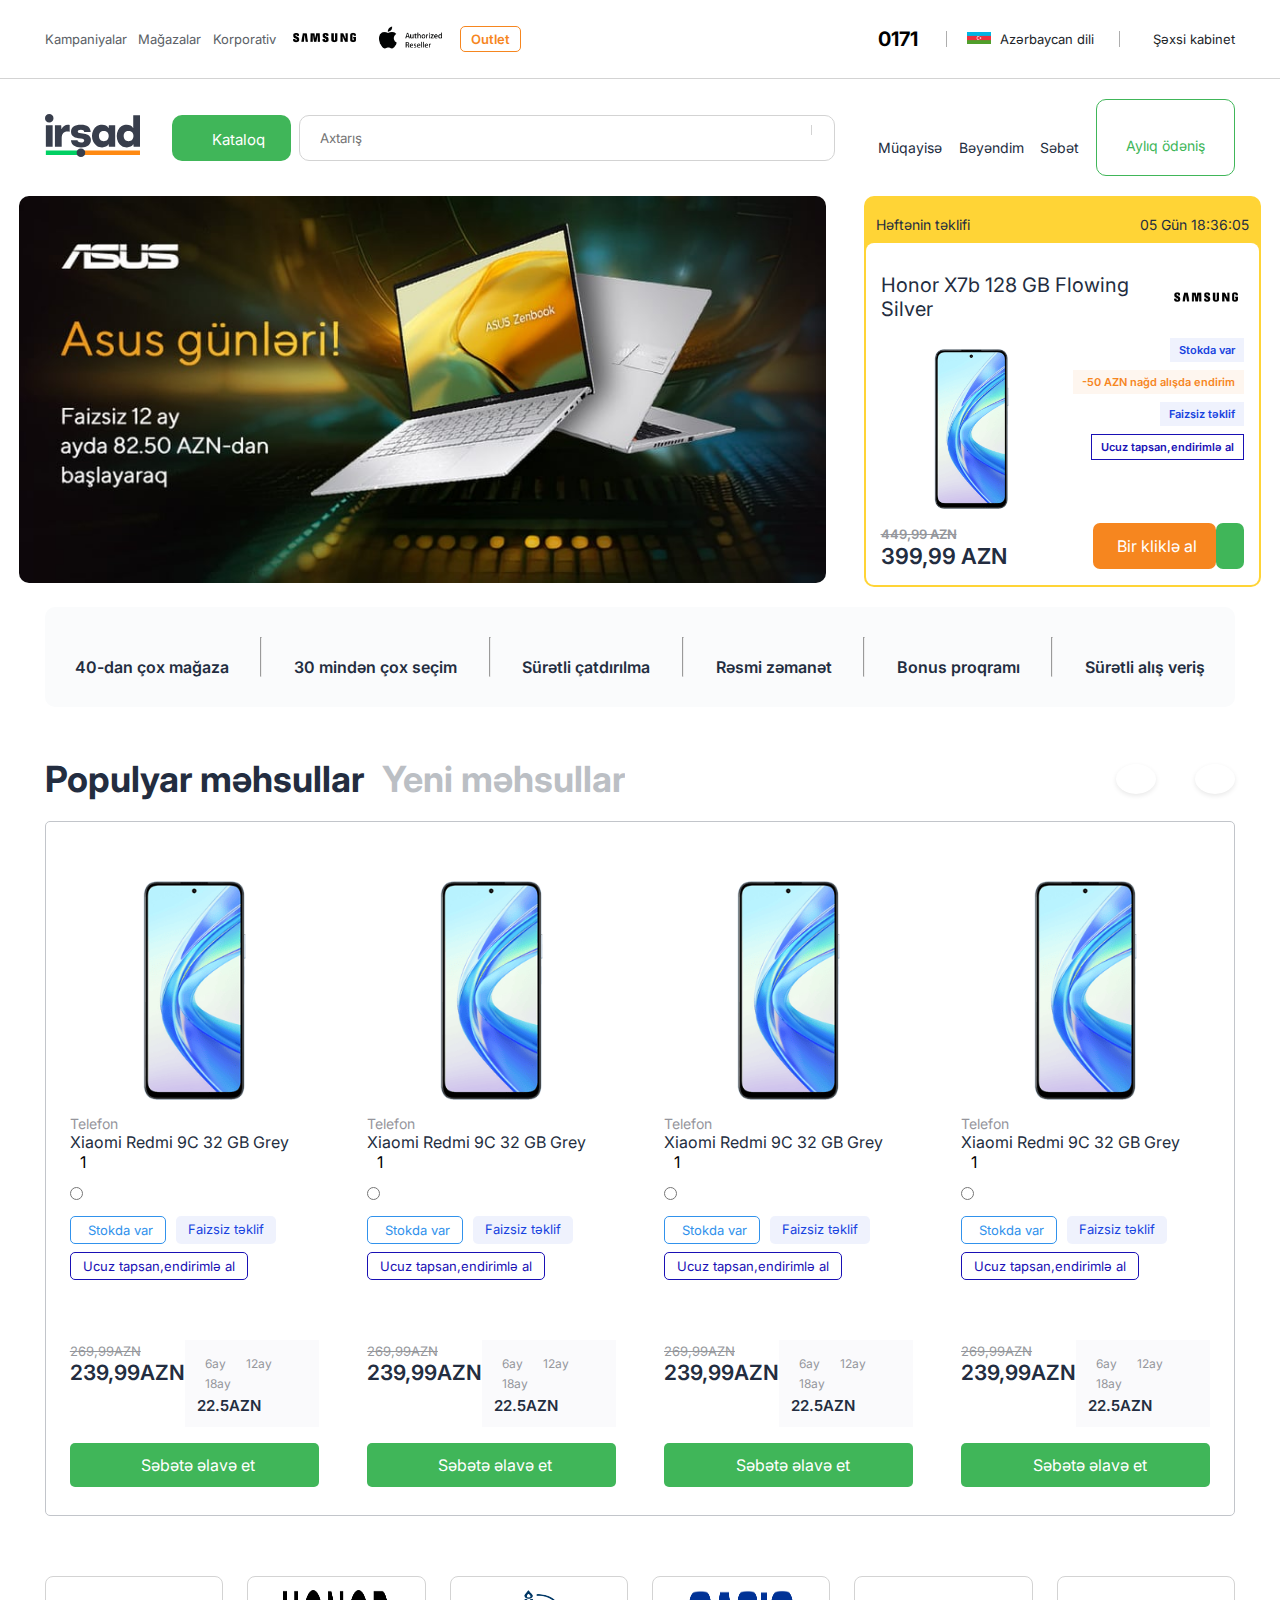
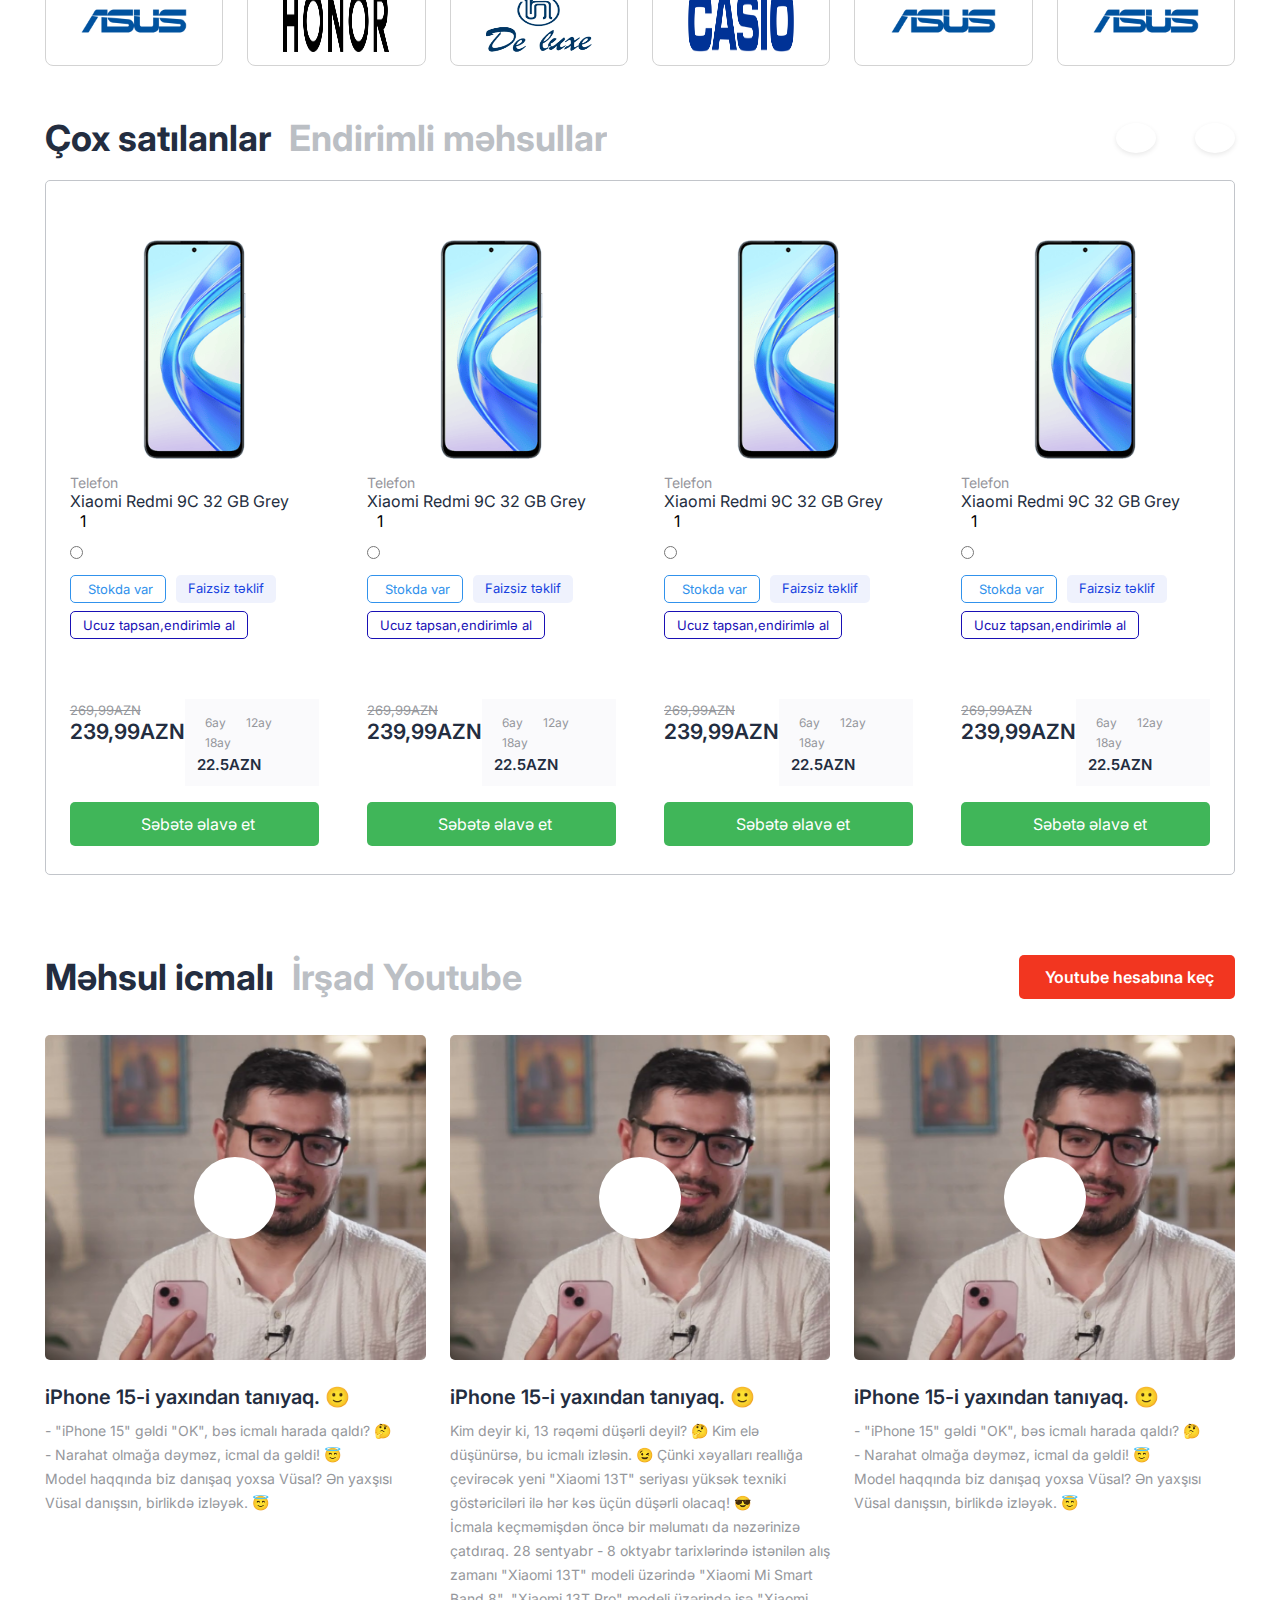
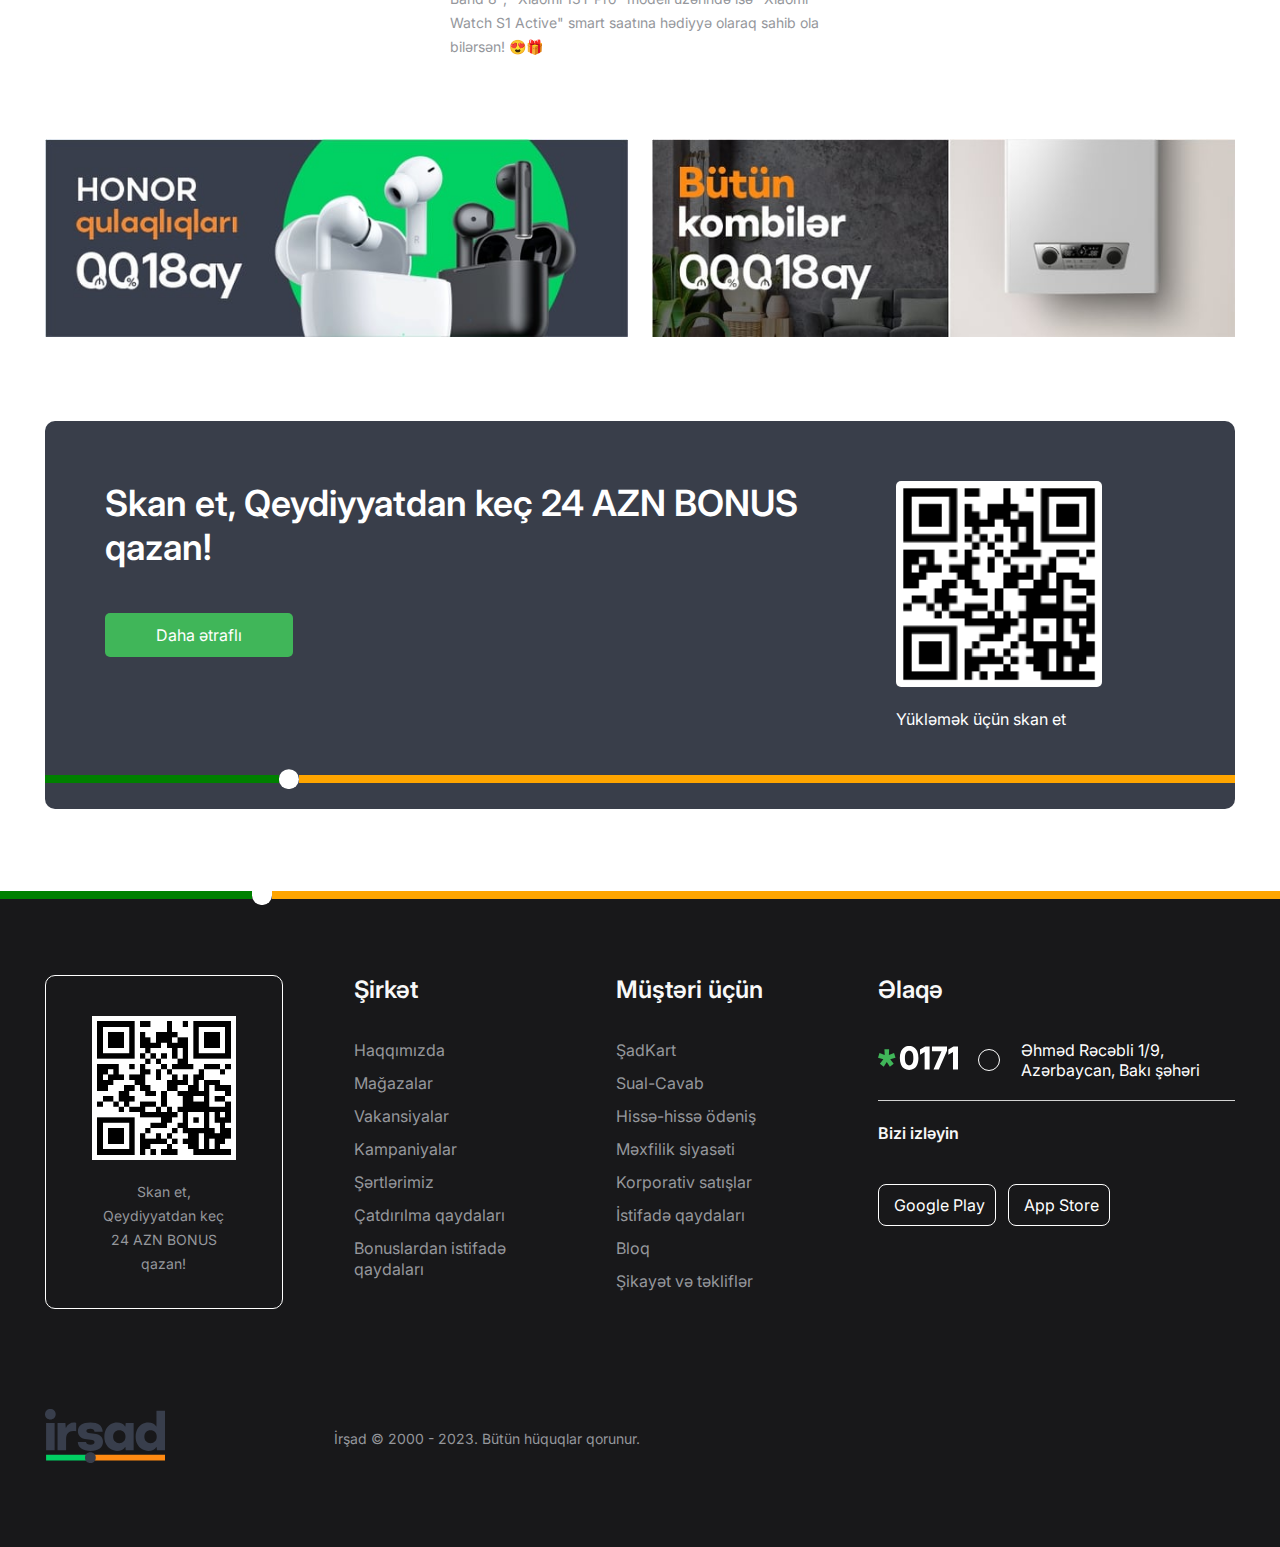
<file: index.html>
<!DOCTYPE html>
<html lang="en">

<head>
    <meta charset="UTF-8" />
    <meta name="viewport" content="width=device-width, initial-scale=1.0" />
    <title>Document</title>
    <link rel="preconnect" href="https://fonts.googleapis.com" />
    <link rel="preconnect" href="https://fonts.gstatic.com" crossorigin />
    <link
        href="https://fonts.googleapis.com/css2?family=Inter:wght@100;200;300;400;500;600;700;800;900&family=Montserrat:wght@100;200;300;400;500;600;700;800;900&display=swap"
        rel="stylesheet" />
    <link rel="stylesheet" href="https://cdnjs.cloudflare.com/ajax/libs/font-awesome/6.5.1/css/all.min.css"
        integrity="sha512-DTOQO9RWCH3ppGqcWaEA1BIZOC6xxalwEsw9c2QQeAIftl+Vegovlnee1c9QX4TctnWMn13TZye+giMm8e2LwA=="
        crossorigin="anonymous" referrerpolicy="no-referrer" />
    <link rel="stylesheet" href="style.css" />
</head>

<body>
    <nav>
        <div class="nav-bar">
            <div class="nav-bar-links">
                <a href="#">Kampaniyalar</a>
                <a href="#">Mağazalar</a>
                <a href="#">Korporativ</a>
                <a href="#"><img src="./assets/samsung.png" /></a>
                <a href="#"><img src="./assets/apple-logo.png" /></a>
                <a href="#" id="outlet">Outlet</a>
            </div>
            <div class="nav-bar-cta">
                <a href="#"><i class="fa-solid fa-star-of-life"></i>0171</a>
                <div class="lang-change">
                    <button style="border: none; background-color: transparent;">
                        <img src="./assets/azflag.png" />
                        <span>Azərbaycan dili</i></span>
                        <i class="fa-solid fa-chevron-down"></i></button>
                </div>
                <div class="account">
                    <a href="#">
                        <i class="fa-solid fa-person"></i>
                        <span>Şəxsi kabinet</span>
                    </a>
                </div>
            </div>
        </div>
    </nav>
    <header>
        <div class="header-container">
            <div class="header-logo">
                <img src="./assets/irshad-logo.svg">
            </div>
            <div class="mob-buttons">
                <a href="#"><i class="fa-solid fa-star-of-life"></i>0171</a>
                <a href="#"><i class="fa-solid fa-magnifying-glass"></i></a>
                <a href="#"><i class="fa-solid fa-cart-shopping"></i></a>
                <button><i class="fa-solid fa-bars"></i></button>
            </div>
            <div class="catalog-button">
                <button><i class="fa-solid fa-bars"></i><span>Kataloq</span></button>
            </div>
            <div class="search-bar">
                <input type="text" placeholder="Axtarış">
                <i class="fa-solid fa-magnifying-glass"></i>
                <div class="popular-search">
                    <div class="categories">
                        <p>Populyar kateqoriyalar</p>
                        <hr>
                        <a href="#" class="category-name">Mobil telefonlar</a>
                        <ul>
                            <li><a href="#">Apple</a></li>
                            <li><a href="#">Honor</a></li>
                            <li><a href="#">Samsung</a></li>

                        </ul>
                        <p>Populyar axtarışlar</p>
                        <ul>
                            <li><a href="#">Honor</a></li>
                            <li><a href="#">Honor</a></li>
                            <li><a href="#">Honor</a></li>
                            <li><a href="#">Honor</a></li>
                            <li><a href="#">Honor</a></li>
                            <li><a href="#">Honor</a></li>
                        </ul>
                        <p>Son axtarışlar</p>
                        <p>Son baxılan məhsullar</p>
                    </div>
                    <div class="top-products">
                        <p class="popular-products-title">Populyar məhsullar</p>
                        <hr>
                        <div class="top-item-container">
                            <div class="top-item">
                                <img src="./assets/item-image.png">
                                <div class="top-item-info">
                                    <span>Telefon</span>
                                    <p class="item-name">Iphone 13 256 GB Blue</p>
                                    <strong>1899,99 AZN</strong>
                                    <em>2199,99 AZN</em>
                                </div>
                            </div>
                            <div class="top-item">
                                <img src="./assets/item-image.png">
                                <div class="top-item-info">
                                    <span>Telefon</span>
                                    <p class="item-name">Iphone 13 256 GB Blue</p>
                                    <strong>1899,99 AZN</strong>
                                    <em>2199,99 AZN</em>
                                </div>
                            </div>
                            <div class="top-item">
                                <img src="./assets/item-image.png">
                                <div class="top-item-info">
                                    <span>Telefon</span>
                                    <p class="item-name">Iphone 13 256 GB Blue</p>
                                    <strong>1899,99 AZN</strong>
                                    <em>2199,99 AZN</em>
                                </div>
                            </div>
                            <div class="top-item">
                                <img src="./assets/item-image.png">
                                <div class="top-item-info">
                                    <span>Telefon</span>
                                    <p class="item-name">Iphone 13 256 GB Blue</p>
                                    <strong>1899,99 AZN</strong>
                                    <em>2199,99 AZN</em>
                                </div>
                            </div>
                        </div>
                    </div>
                </div>
            </div>
            <div class="header-nav">
                <div class="header-nav-item">
                    <i class="fa-solid fa-scale-balanced"></i>
                    <span>Müqayisə</span>
                </div>
                <div class="header-nav-item">
                    <i class="fa-regular fa-heart"></i>
                    <span>Bəyəndim</span>
                </div>
                <div class="header-nav-item">
                    <i class="fa-solid fa-cart-shopping"></i>
                    <span>Səbət</span>
                </div>
                <div class="header-nav-payment">
                    <i class="fa-regular fa-credit-card"></i>
                    <span>Aylıq ödəniş</span>
                </div>
            </div>
        </div>
    </header>
    <section class="banner">
        <div class="banner-container">
            <div class="banner-image">
                <img src="./assets/banner-image.jpeg">
            </div>
            <div class="week-offers">
                <div class="week-offer-header">
                    <span>Həftənin təklifi</span>
                    <p>05 Gün 18:36:05</p>
                </div>
                <div class="week-offer-item">
                    <div class="item-header">
                        <a href="#"> Honor X7b 128 GB Flowing Silver </a>
                        <img src="./assets/samsung.png">
                    </div>
                    <a href="#" class="item-info">
                        <img src="./assets/item-image.png" alt="">
                        <div class="item-info-labels">
                            <div class="item-label-purple"><i class="fa-solid fa-warehouse"></i>Stokda var</div>
                            <div class="item-label-orange">-50 AZN nağd alışda endirim</div>
                            <div class="item-label-purple">Faizsiz təklif</div>
                            <div class="item-label">Ucuz tapsan,endirimlə al</div>
                        </div>
                    </a>
                    <div class="item-bottom">
                        <div class="item-price">
                            <span>449,99 AZN</span>
                            <p>399,99 AZN</p>
                        </div>
                        <div class="item-bottom-buttons">
                            <a href="#" id="first"><i class="fa-regular fa-hand"></i>Bir kliklə al</a>
                            <a href="#" id="second"><i class="fa-solid fa-cart-shopping"></i></a>
                        </div>
                    </div>
                </div>
            </div>
        </div>
    </section>
    <section class="services">
        <div class="services-container">
            <div class="service-item">
                <i class="fa-solid fa-shop"></i>
                <span>40-dan çox mağaza</span>
            </div>
            <hr>
            <a href="#">
                <i class="fa-solid fa-layer-group"></i>
                <span>30 mindən çox seçim</span>
            </a>
            <hr>
            <div class="service-item">
                <i class="fa-solid fa-truck"></i>
                <span>Sürətli çatdırılma</span>
            </div>
            <hr>
            <div class="service-item">
                <i class="fa-regular fa-square-check"></i>
                <span>Rəsmi zəmanət</span>
            </div>
            <hr>
            <div class="service-item">
                <i class="fa-solid fa-gift"></i>
                <span>Bonus proqramı</span>
            </div>
            <hr>
            <div class="service-item">
                <i class="fa-solid fa-cart-flatbed"></i>
                <span>Sürətli alış veriş</span>
            </div>
        </div>
    </section>
    <section class="popular-products">
        <div class="products-header">
            <h2>
                <a href="#">Populyar məhsullar</a>
                <a href="#" class="new-products">Yeni məhsullar</a>
            </h2>
            <div class="scroll-buttons">
                <button><i class="fa-solid fa-arrow-left"></i></button>
                <button><i class="fa-solid fa-arrow-right"></i></button>
            </div>
        </div>
        <div class="product-container">
            <div class="product-view">
                <div class="product-item-header">
                    <a href="#"><i class="fa-solid fa-rotate"></i></a>
                    <a href="#"><i class="fa-solid fa-scale-balanced"></i></a>
                    <a href="#" class="like-button"><i class="fa-solid fa-heart"></i></i></a>
                </div>
                <div class="product-info">
                    <a href="#">
                        <img src="./assets/item-image.png">
                        <span>Telefon</span>
                        <p>Xiaomi Redmi 9C 32 GB Grey</p>
                    </a>
                </div>
                <div class="rate-view">
                    <ul>
                        <li><i class="fa-solid fa-star"></i></li>
                        <li><i class="fa-solid fa-star"></i></li>
                        <li><i class="fa-solid fa-star"></i></li>
                        <li><i class="fa-solid fa-star"></i></li>
                        <li><i class="fa-solid fa-star"></i></li>
                    </ul>
                    <div class="comments">
                        <i class="fa-regular fa-comment"></i>
                        <span>1</span>
                    </div>
                </div>
                <div class="color-select">
                    <input type="radio">
                </div>
                <div class="product-labels">
                    <div class="product-label-blue"><i class="fa-solid fa-warehouse"></i>Stokda var</div>
                    <div class="product-label-purple">Faizsiz təklif</div>
                    <div class="product-label">Ucuz tapsan,endirimlə al</div>
                </div>
                <div class="product-bottom">
                    <div class="product-prices">
                        <span>269,99AZN</span>
                        <p>239,99AZN</p>
                    </div>
                    <div class="product-payment">
                        <div class="payment-month">
                            <input type="radio" id="6ay" name="month">
                            <label for="6ay">6ay</label>
                            <input type="radio" id="12ay" name="month">
                            <label for="12ay">12ay</label>
                            <input type="radio" id="18ay" name="month">
                            <label for="18ay">18ay</label>
                        </div>
                        <div class="payment-price">
                            <span>22.5AZN</span>
                        </div>
                    </div>
                </div>

                <div class="product-basket-button">
                    <a href="#"><i class="fa-solid fa-cart-shopping"></i>Səbətə əlavə et</a>
                </div>
            </div>
            <div class="product-line"></div>
            <div class="product-view">
                <div class="product-item-header">
                    <a href="#"><i class="fa-solid fa-rotate"></i></a>
                    <a href="#"><i class="fa-solid fa-scale-balanced"></i></a>
                    <a href="#" class="like-button"><i class="fa-solid fa-heart"></i></i></a>
                </div>
                <div class="product-info">
                    <a href="#">
                        <img src="./assets/item-image.png">
                        <span>Telefon</span>
                        <p>Xiaomi Redmi 9C 32 GB Grey</p>
                    </a>
                </div>
                <div class="rate-view">
                    <ul>
                        <li><i class="fa-solid fa-star"></i></li>
                        <li><i class="fa-solid fa-star"></i></li>
                        <li><i class="fa-solid fa-star"></i></li>
                        <li><i class="fa-solid fa-star"></i></li>
                        <li><i class="fa-solid fa-star"></i></li>
                    </ul>
                    <div class="comments">
                        <i class="fa-regular fa-comment"></i>
                        <span>1</span>
                    </div>
                </div>
                <div class="color-select">
                    <input type="radio">
                </div>
                <div class="product-labels">
                    <div class="product-label-blue"><i class="fa-solid fa-warehouse"></i>Stokda var</div>
                    <div class="product-label-purple">Faizsiz təklif</div>
                    <div class="product-label">Ucuz tapsan,endirimlə al</div>
                </div>
                <div class="product-bottom">
                    <div class="product-prices">
                        <span>269,99AZN</span>
                        <p>239,99AZN</p>
                    </div>
                    <div class="product-payment">
                        <div class="payment-month">
                            <input type="radio" id="6ay-0" name="month">
                            <label for="6ay-0">6ay</label>
                            <input type="radio" id="12ay-0" name="month">
                            <label for="12ay-0">12ay</label>
                            <input type="radio" id="18ay-0" name="month">
                            <label for="18ay-0">18ay</label>
                        </div>
                        <div class="payment-price">
                            <span>22.5AZN</span>
                        </div>
                    </div>
                </div>

                <div class="product-basket-button">
                    <a href="#"><i class="fa-solid fa-cart-shopping"></i>Səbətə əlavə et</a>
                </div>
            </div>
            <div class="product-line"></div>
            <div class="product-view">
                <div class="product-item-header">
                    <a href="#"><i class="fa-solid fa-rotate"></i></a>
                    <a href="#"><i class="fa-solid fa-scale-balanced"></i></a>
                    <a href="#" class="like-button"><i class="fa-solid fa-heart"></i></i></a>
                </div>
                <div class="product-info">
                    <a href="#">
                        <img src="./assets/item-image.png">
                        <span>Telefon</span>
                        <p>Xiaomi Redmi 9C 32 GB Grey</p>
                    </a>
                </div>
                <div class="rate-view">
                    <ul>
                        <li><i class="fa-solid fa-star"></i></li>
                        <li><i class="fa-solid fa-star"></i></li>
                        <li><i class="fa-solid fa-star"></i></li>
                        <li><i class="fa-solid fa-star"></i></li>
                        <li><i class="fa-solid fa-star"></i></li>
                    </ul>
                    <div class="comments">
                        <i class="fa-regular fa-comment"></i>
                        <span>1</span>
                    </div>
                </div>
                <div class="color-select">
                    <input type="radio">
                </div>
                <div class="product-labels">
                    <div class="product-label-blue"><i class="fa-solid fa-warehouse"></i>Stokda var</div>
                    <div class="product-label-purple">Faizsiz təklif</div>
                    <div class="product-label">Ucuz tapsan,endirimlə al</div>
                </div>
                <div class="product-bottom">
                    <div class="product-prices">
                        <span>269,99AZN</span>
                        <p>239,99AZN</p>
                    </div>
                    <div class="product-payment">
                        <div class="payment-month">
                            <input type="radio" id="6ay-1" name="month">
                            <label for="6ay-1">6ay</label>
                            <input type="radio" id="12ay-1" name="month">
                            <label for="12ay-1">12ay</label>
                            <input type="radio" id="18ay-1" name="month">
                            <label for="18ay-1">18ay</label>
                        </div>
                        <div class="payment-price">
                            <span>22.5AZN</span>
                        </div>
                    </div>
                </div>

                <div class="product-basket-button">
                    <a href="#"><i class="fa-solid fa-cart-shopping"></i>Səbətə əlavə et</a>
                </div>
            </div>
            <div class="product-line"></div>
            <div class="product-view">
                <div class="product-item-header">
                    <a href="#"><i class="fa-solid fa-rotate"></i></a>
                    <a href="#"><i class="fa-solid fa-scale-balanced"></i></a>
                    <a href="#" class="like-button"><i class="fa-solid fa-heart"></i></i></a>
                </div>
                <div class="product-info">
                    <a href="#">
                        <img src="./assets/item-image.png">
                        <span>Telefon</span>
                        <p>Xiaomi Redmi 9C 32 GB Grey</p>
                    </a>
                </div>
                <div class="rate-view">
                    <ul>
                        <li><i class="fa-solid fa-star"></i></li>
                        <li><i class="fa-solid fa-star"></i></li>
                        <li><i class="fa-solid fa-star"></i></li>
                        <li><i class="fa-solid fa-star"></i></li>
                        <li><i class="fa-solid fa-star"></i></li>
                    </ul>
                    <div class="comments">
                        <i class="fa-regular fa-comment"></i>
                        <span>1</span>
                    </div>
                </div>
                <div class="color-select">
                    <input type="radio">
                </div>
                <div class="product-labels">
                    <div class="product-label-blue"><i class="fa-solid fa-warehouse"></i>Stokda var</div>
                    <div class="product-label-purple">Faizsiz təklif</div>
                    <div class="product-label">Ucuz tapsan,endirimlə al</div>
                </div>
                <div class="product-bottom">
                    <div class="product-prices">
                        <span>269,99AZN</span>
                        <p>239,99AZN</p>
                    </div>
                    <div class="product-payment">
                        <div class="payment-month">
                            <input type="radio" id="6ay-2" name="month">
                            <label for="6ay-2">6ay</label>
                            <input type="radio" id="12ay-2" name="month">
                            <label for="12ay-2">12ay</label>
                            <input type="radio" id="18ay-2" name="month">
                            <label for="18ay-2">18ay</label>
                        </div>
                        <div class="payment-price">
                            <span>22.5AZN</span>
                        </div>
                    </div>
                </div>

                <div class="product-basket-button">
                    <a href="#"><i class="fa-solid fa-cart-shopping"></i>Səbətə əlavə et</a>
                </div>
            </div>

        </div>
    </section>
    <section class="brands">
        <div class="brands-container">
            <div class="brand">
                <img src="./assets/brand.png">
            </div>
            <div class="brand">
                <img src="./assets/brand2.png">
            </div>
            <div class="brand">
                <img src="./assets/brand3.png">
            </div>
            <div class="brand">
                <img src="./assets/brand4.png">
            </div>
            <div class="brand">
                <img src="./assets/brand.png">
            </div>
            <div class="brand">
                <img src="./assets/brand.png">
            </div>
        </div>
    </section>
    <section class="most-sell-discount">
        <div class="products-header">
            <h2>
                <a href="#">Çox satılanlar</a>
                <a href="#" class="new-products">Endirimli məhsullar</a>
            </h2>
            <div class="scroll-buttons">
                <button><i class="fa-solid fa-arrow-left"></i></button>
                <button><i class="fa-solid fa-arrow-right"></i></button>
            </div>
        </div>
        <div class="product-container">
            <div class="product-view">
                <div class="product-item-header">
                    <a href="#"><i class="fa-solid fa-rotate"></i></a>
                    <a href="#"><i class="fa-solid fa-scale-balanced"></i></a>
                    <a href="#" class="like-button"><i class="fa-solid fa-heart"></i></i></a>
                </div>
                <div class="product-info">
                    <a href="#">
                        <img src="./assets/item-image.png">
                        <span>Telefon</span>
                        <p>Xiaomi Redmi 9C 32 GB Grey</p>
                    </a>
                </div>
                <div class="rate-view">
                    <ul>
                        <li><i class="fa-solid fa-star"></i></li>
                        <li><i class="fa-solid fa-star"></i></li>
                        <li><i class="fa-solid fa-star"></i></li>
                        <li><i class="fa-solid fa-star"></i></li>
                        <li><i class="fa-solid fa-star"></i></li>
                    </ul>
                    <div class="comments">
                        <i class="fa-regular fa-comment"></i>
                        <span>1</span>
                    </div>
                </div>
                <div class="color-select">
                    <input type="radio">
                </div>
                <div class="product-labels">
                    <div class="product-label-blue"><i class="fa-solid fa-warehouse"></i>Stokda var</div>
                    <div class="product-label-purple">Faizsiz təklif</div>
                    <div class="product-label">Ucuz tapsan,endirimlə al</div>
                </div>
                <div class="product-bottom">
                    <div class="product-prices">
                        <span>269,99AZN</span>
                        <p>239,99AZN</p>
                    </div>
                    <div class="product-payment">
                        <div class="payment-month">
                            <input type="radio" id="6ay" name="month">
                            <label for="6ay">6ay</label>
                            <input type="radio" id="12ay" name="month">
                            <label for="12ay">12ay</label>
                            <input type="radio" id="18ay" name="month">
                            <label for="18ay">18ay</label>
                        </div>
                        <div class="payment-price">
                            <span>22.5AZN</span>
                        </div>
                    </div>
                </div>

                <div class="product-basket-button">
                    <a href="#"><i class="fa-solid fa-cart-shopping"></i>Səbətə əlavə et</a>
                </div>
            </div>
            <div class="product-line"></div>
            <div class="product-view">
                <div class="product-item-header">
                    <a href="#"><i class="fa-solid fa-rotate"></i></a>
                    <a href="#"><i class="fa-solid fa-scale-balanced"></i></a>
                    <a href="#" class="like-button"><i class="fa-solid fa-heart"></i></i></a>
                </div>
                <div class="product-info">
                    <a href="#">
                        <img src="./assets/item-image.png">
                        <span>Telefon</span>
                        <p>Xiaomi Redmi 9C 32 GB Grey</p>
                    </a>
                </div>
                <div class="rate-view">
                    <ul>
                        <li><i class="fa-solid fa-star"></i></li>
                        <li><i class="fa-solid fa-star"></i></li>
                        <li><i class="fa-solid fa-star"></i></li>
                        <li><i class="fa-solid fa-star"></i></li>
                        <li><i class="fa-solid fa-star"></i></li>
                    </ul>
                    <div class="comments">
                        <i class="fa-regular fa-comment"></i>
                        <span>1</span>
                    </div>
                </div>
                <div class="color-select">
                    <input type="radio">
                </div>
                <div class="product-labels">
                    <div class="product-label-blue"><i class="fa-solid fa-warehouse"></i>Stokda var</div>
                    <div class="product-label-purple">Faizsiz təklif</div>
                    <div class="product-label">Ucuz tapsan,endirimlə al</div>
                </div>
                <div class="product-bottom">
                    <div class="product-prices">
                        <span>269,99AZN</span>
                        <p>239,99AZN</p>
                    </div>
                    <div class="product-payment">
                        <div class="payment-month">
                            <input type="radio" id="6ay-0" name="month">
                            <label for="6ay-0">6ay</label>
                            <input type="radio" id="12ay-0" name="month">
                            <label for="12ay-0">12ay</label>
                            <input type="radio" id="18ay-0" name="month">
                            <label for="18ay-0">18ay</label>
                        </div>
                        <div class="payment-price">
                            <span>22.5AZN</span>
                        </div>
                    </div>
                </div>

                <div class="product-basket-button">
                    <a href="#"><i class="fa-solid fa-cart-shopping"></i>Səbətə əlavə et</a>
                </div>
            </div>
            <div class="product-line"></div>

            <div class="product-view">
                <div class="product-item-header">
                    <a href="#"><i class="fa-solid fa-rotate"></i></a>
                    <a href="#"><i class="fa-solid fa-scale-balanced"></i></a>
                    <a href="#" class="like-button"><i class="fa-solid fa-heart"></i></i></a>
                </div>
                <div class="product-info">
                    <a href="#">
                        <img src="./assets/item-image.png">
                        <span>Telefon</span>
                        <p>Xiaomi Redmi 9C 32 GB Grey</p>
                    </a>
                </div>
                <div class="rate-view">
                    <ul>
                        <li><i class="fa-solid fa-star"></i></li>
                        <li><i class="fa-solid fa-star"></i></li>
                        <li><i class="fa-solid fa-star"></i></li>
                        <li><i class="fa-solid fa-star"></i></li>
                        <li><i class="fa-solid fa-star"></i></li>
                    </ul>
                    <div class="comments">
                        <i class="fa-regular fa-comment"></i>
                        <span>1</span>
                    </div>
                </div>
                <div class="color-select">
                    <input type="radio">
                </div>
                <div class="product-labels">
                    <div class="product-label-blue"><i class="fa-solid fa-warehouse"></i>Stokda var</div>
                    <div class="product-label-purple">Faizsiz təklif</div>
                    <div class="product-label">Ucuz tapsan,endirimlə al</div>
                </div>
                <div class="product-bottom">
                    <div class="product-prices">
                        <span>269,99AZN</span>
                        <p>239,99AZN</p>
                    </div>
                    <div class="product-payment">
                        <div class="payment-month">
                            <input type="radio" id="6ay-1" name="month">
                            <label for="6ay-1">6ay</label>
                            <input type="radio" id="12ay-1" name="month">
                            <label for="12ay-1">12ay</label>
                            <input type="radio" id="18ay-1" name="month">
                            <label for="18ay-1">18ay</label>
                        </div>
                        <div class="payment-price">
                            <span>22.5AZN</span>
                        </div>
                    </div>
                </div>

                <div class="product-basket-button">
                    <a href="#"><i class="fa-solid fa-cart-shopping"></i>Səbətə əlavə et</a>
                </div>
            </div>
            <div class="product-line"></div>

            <div class="product-view">
                <div class="product-item-header">
                    <a href="#"><i class="fa-solid fa-rotate"></i></a>
                    <a href="#"><i class="fa-solid fa-scale-balanced"></i></a>
                    <a href="#" class="like-button"><i class="fa-solid fa-heart"></i></i></a>
                </div>
                <div class="product-info">
                    <a href="#">
                        <img src="./assets/item-image.png">
                        <span>Telefon</span>
                        <p>Xiaomi Redmi 9C 32 GB Grey</p>
                    </a>
                </div>
                <div class="rate-view">
                    <ul>
                        <li><i class="fa-solid fa-star"></i></li>
                        <li><i class="fa-solid fa-star"></i></li>
                        <li><i class="fa-solid fa-star"></i></li>
                        <li><i class="fa-solid fa-star"></i></li>
                        <li><i class="fa-solid fa-star"></i></li>
                    </ul>
                    <div class="comments">
                        <i class="fa-regular fa-comment"></i>
                        <span>1</span>
                    </div>
                </div>
                <div class="color-select">
                    <input type="radio">
                </div>
                <div class="product-labels">
                    <div class="product-label-blue"><i class="fa-solid fa-warehouse"></i>Stokda var</div>
                    <div class="product-label-purple">Faizsiz təklif</div>
                    <div class="product-label">Ucuz tapsan,endirimlə al</div>
                </div>
                <div class="product-bottom">
                    <div class="product-prices">
                        <span>269,99AZN</span>
                        <p>239,99AZN</p>
                    </div>
                    <div class="product-payment">
                        <div class="payment-month">
                            <input type="radio" id="6ay-2" name="month">
                            <label for="6ay-2">6ay</label>
                            <input type="radio" id="12ay-2" name="month">
                            <label for="12ay-2">12ay</label>
                            <input type="radio" id="18ay-2" name="month">
                            <label for="18ay-2">18ay</label>
                        </div>
                        <div class="payment-price">
                            <span>22.5AZN</span>
                        </div>
                    </div>
                </div>

                <div class="product-basket-button">
                    <a href="#"><i class="fa-solid fa-cart-shopping"></i>Səbətə əlavə et</a>
                </div>
            </div>
        </div>
    </section>
    <section class="video-section">
        <div class="products-header">
            <h2>
                <a href="#">Məhsul icmalı</a>
                <a href="#" class="new-products">İrşad Youtube</a>
            </h2>
            <div class="youtube-button">
                <a href="#"><i class="fa-brands fa-youtube"></i>Youtube hesabına keç</a>
            </div>
        </div>
        <div class="video-section-continer">
            <div class="video-column">
                <div class="video-play">
                    <img src="./assets/video-cover.jpeg">
                    <div class="cover-button">
                        <button class="play-button">
                            <i class="fa-solid fa-play"></i>
                            <span>Videonu izle</span>
                        </button>
                    </div>
                </div>
                <div class="video-info">
                    <a href="#"> iPhone 15-i yaxından tanıyaq. 🙂 </a>
                    <p>- "iPhone 15" gəldi "OK", bəs icmalı harada qaldı? 🤔
                        <br>
                        - Narahat olmağa dəyməz, icmal da gəldi! 😇
                        <br>
                        Model haqqında biz danışaq yoxsa Vüsal? Ən yaxşısı Vüsal danışsın, birlikdə izləyək. 😇
                    </p>
                </div>
            </div>
            <div class="video-column">
                <div class="video-play">
                    <img src="./assets/video-cover.jpeg">
                    <div class="cover-button">
                        <button class="play-button">
                            <i class="fa-solid fa-play"></i>
                            <span>Videonu izle</span>
                        </button>
                    </div>
                </div>
                <div class="video-info">
                    <a href="#"> iPhone 15-i yaxından tanıyaq. 🙂 </a>
                    <p>Kim deyir ki, 13 rəqəmi düşərli deyil? 🤔 Kim elə düşünürsə, bu icmalı izləsin. 😉 Çünki
                        xəyalları reallığa çevirəcək yeni "Xiaomi 13T" seriyası yüksək texniki göstəriciləri ilə hər kəs
                        üçün düşərli olacaq! 😎
                        <br>
                        İcmala keçməmişdən öncə bir məlumatı da nəzərinizə çatdıraq. 28 sentyabr - 8 oktyabr
                        tarixlərində istənilən alış zamanı "Xiaomi 13T" modeli üzərində "Xiaomi Mi Smart Band 8",
                        "Xiaomi 13T Pro" modeli üzərində isə "Xiaomi Watch S1 Active" smart saatına hədiyyə olaraq sahib
                        ola bilərsən! 😍🎁
                    </p>
                </div>
            </div>
            <div class="video-column">
                <div class="video-play">
                    <img src="./assets/video-cover.jpeg">
                    <div class="cover-button">
                        <button class="play-button">
                            <i class="fa-solid fa-play"></i>
                            <span>Videonu izle</span>
                        </button>
                    </div>
                </div>
                <div class="video-info">
                    <a href="#"> iPhone 15-i yaxından tanıyaq. 🙂 </a>
                    <p>- "iPhone 15" gəldi "OK", bəs icmalı harada qaldı? 🤔
                        <br>
                        - Narahat olmağa dəyməz, icmal da gəldi! 😇
                        <br>
                        Model haqqında biz danışaq yoxsa Vüsal? Ən yaxşısı Vüsal danışsın, birlikdə izləyək. 😇
                    </p>
                </div>
            </div>
        </div>
        <div class="youtube-btn-mob">
            <a href="#"><i class="fa-brands fa-youtube"></i>Youtube hesabına keç</a>
        </div>
    </section>
    <section class="reklam-banner">
        <div class="reklam-container">
            <a href="#"><img src="./assets/reklam1.jpeg" alt=""></a>
            <a href="#"><img src="./assets/reklam2.jpeg" alt=""></a>
        </div>
    </section>
    <section class="qr">
        <div class="qr-container">
            <div class="qr-main-content">
                <div class="qr-left">
                    <p>Skan et, Qeydiyyatdan keç 24 AZN BONUS qazan!</p>
                    <a href="#">Daha ətraflı</a>
                </div>
                <div class="qr-left-mob">
                    <p>Qeydiyyatdan keç 24 AZN BONUS qazan!</p>
                    <a href="#">Daha ətraflı</a>
                </div>
                <div class="scan-view">
                    <img src="./assets/scan.png">
                    <span>Yükləmək üçün skan et</span>
                </div>
            </div>
            <div class="mob-download">
                Tetbiqi yuklemek ucun secin
                <div class="download-buttons">
                    <a href="#"><i class="fa-brands fa-google-play"></i>Google Play</a>
                    <a href="#"><i class="fa-brands fa-apple"></i>App Store</a>
                </div>
            </div>
            <div class="bottom-line">
                <div class="green"></div>
                <div class="circle"></div>
                <div class="orange"></div>
            </div>
        </div>
    </section>
    <div class="footer">
        <div class="footer-line">
            <div class="green"></div>
            <div class="circle"></div>
            <div class="orange"></div>
        </div>
        <footer>
            <div class="footer-container">
                <div class="footer-content">
                    <div class="mob-footer">
                        <a href="#"><img src="./assets/irshad-logo.svg" alt=""></a>
                    </div>
                    <div class="scan-col">
                        <img src="./assets/scan.png" alt="">
                        <span>Skan et, Qeydiyyatdan keç 24 AZN BONUS qazan!</span>
                    </div>
                    <div class="link-col">
                        <p class="footer-head">Şirkət</p>
                        <ul>
                            <li><a href="#">Haqqımızda</a></li>
                            <li><a href="#">Mağazalar</a></li>
                            <li><a href="#">Vakansiyalar</a></li>
                            <li><a href="#">Kampaniyalar</a></li>
                            <li><a href="#">Şərtlərimiz</a></li>
                            <li><a href="#">Çatdırılma qaydaları</a></li>
                            <li><a href="#">Bonuslardan istifadə qaydaları</a></li>
                        </ul>
                    </div>
                    <div class="link-col">
                        <p class="footer-head">Müştəri üçün</p>
                        <ul>
                            <li><a href="#">ŞadKart</a></li>
                            <li><a href="#">Sual-Cavab</a></li>
                            <li><a href="#">Hissə-hissə ödəniş</a></li>
                            <li><a href="#">Məxfilik siyasəti</a></li>
                            <li><a href="#">Korporativ satışlar</a></li>
                            <li><a href="#">İstifadə qaydaları </a></li>
                            <li><a href="#">Bloq</a></li>
                            <li><a href="#">Şikayət və təkliflər</a></li>
                        </ul>
                    </div>
                    <div class="contact-col">
                        <p class="footer-head">Əlaqə</p>
                        <div class="contact-info">
                            <a href="#"><img src="./assets/tel.svg" style="width: 80px;"></a>
                            <i class="fa-solid fa-house"></i>
                            <span>Əhməd Rəcəbli 1/9,
                                Azərbaycan, Bakı şəhəri
                            </span>
                        </div>
                        <div class="contact-social">
                            <span>Bizi izləyin</span>
                            <div class="social-links">
                                <a href="#"><i class="fa-brands fa-facebook"></i></a>
                                <a href="#"><i class="fa-brands fa-instagram"></i></a>
                                <a href="#"><i class="fa-brands fa-facebook"></i></a>
                                <a href="#"><i class="fa-brands fa-facebook"></i></a>
                                <a href="#"><i class="fa-brands fa-facebook"></i></a>
                                <a href="#"><i class="fa-brands fa-facebook"></i></a>
                                <a href="#"><i class="fa-brands fa-facebook"></i></a>
                                <a href="#"><i class="fa-brands fa-facebook"></i></a>
                            </div>
                        </div>
                        <div class="contact-app">
                            <a href="#"><i class="fa-brands fa-google-play"></i>Google Play</a>
                            <a href="#"><i class="fa-brands fa-apple"></i>App Store</a>
                        </div>
                    </div>
                </div>
                <div class="footer-copyright">
                    <a href="#"><img src="./assets/irshad-logo.svg" alt=""></a>
                    <div class="copy-right">
                        İrşad © 2000 - 2023. Bütün hüquqlar qorunur.
                    </div>
                </div>
            </div>
        </footer>
    </div>

</body>

</html>
</file>
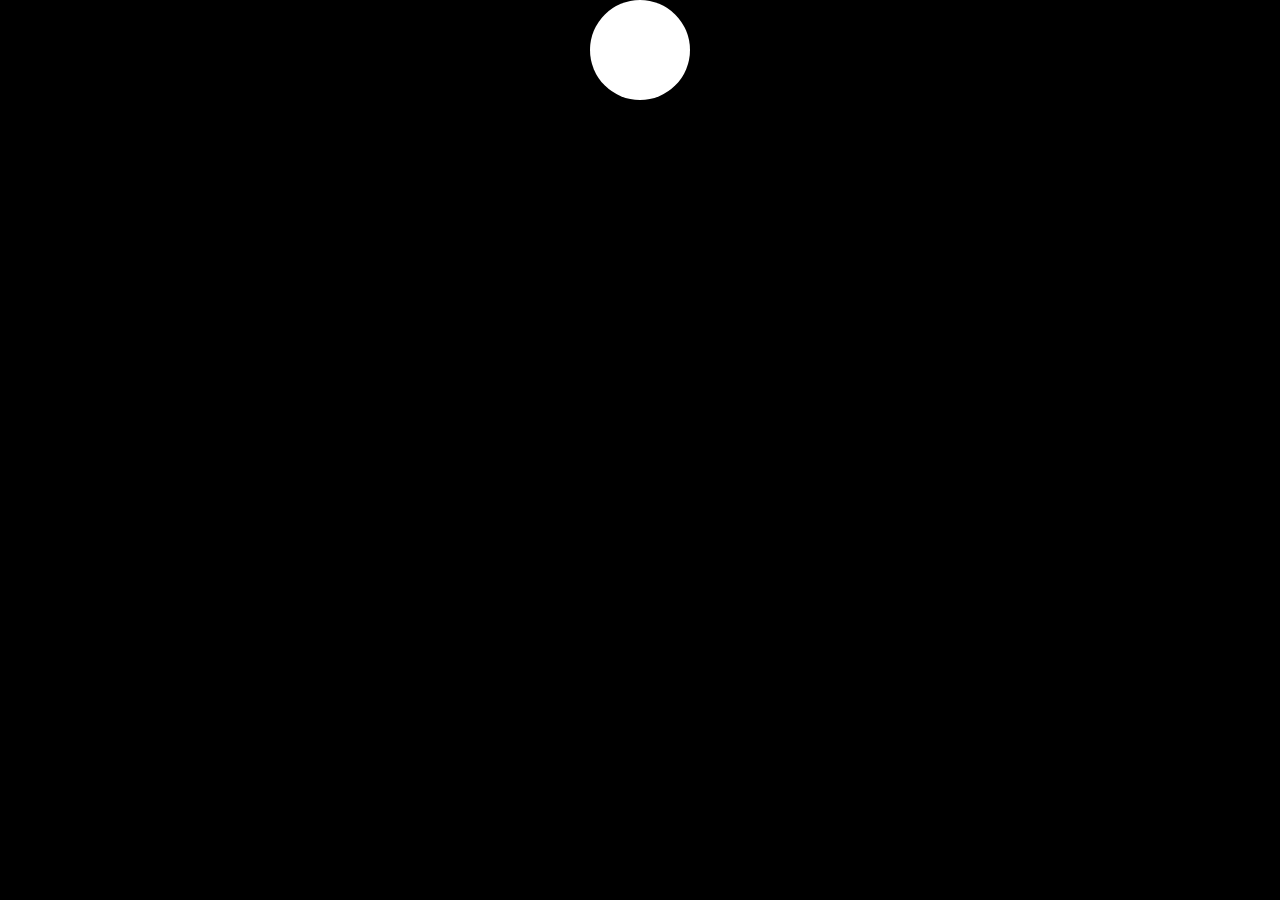
<file: test.html>
<!DOCTYPE html>
<html lang="en">

<head>
    <meta charset="UTF-8">
    <meta name="viewport" content="width=device-width, initial-scale=1.0">
    <title>Document</title>
    <link rel="stylesheet" href="https://cdnjs.cloudflare.com/ajax/libs/font-awesome/6.5.1/css/all.min.css"
        integrity="sha512-DTOQO9RWCH3ppGqcWaEA1BIZOC6xxalwEsw9c2QQeAIftl+Vegovlnee1c9QX4TctnWMn13TZye+giMm8e2LwA=="
        crossorigin="anonymous" referrerpolicy="no-referrer" />
    <style>
        * {
            margin: 0;
            padding: 0;
        }

        body {
            display: flex;
            align-items: center;
            justify-content: center;
            background-color: black;
        }

        button {
            position: relative;
            width: 100px;
            height: 100px;
            border-radius: 50px;
            display: flex;
            align-items: center;
            justify-content: center;
            padding: 20px;
            background-color: white;
            border: none;
            transition: all ease 0.20s;

        }

        button::before {
            content: "\f04b";
            font-family: "Font Awesome 6 Free";
            font-weight: 600;
            color: green;
            position: absolute;
            font-size: 30px;

        }

        button::after{
            content: "Videonu izle";
            visibility: hidden;
            position: absolute;

        }

        button:hover::after {
            visibility: visible;
            right: 20%;
            font-weight: bold;
            font-size: 13px;



        }

        button:hover {
            width: 180px;
            /* justify-content: space-evenly; */

        }

        button:hover::before{
            left: 20%;
        }

    </style>
</head>

<body>

    <button></button>


</body>

</html>
</file>
<file: style.css>
@import url(navbar.css);
@import url(header.css);
@import url(banner.css);
@import url(services.css);
@import url(popular.css);
@import url(brands.css);
@import url(most-sell-discount.css);
@import url(video-section.css);
@import url(reklam.css);
@import url(qr.css);
@import url(footer.css);


*{
    margin: 0; padding: 0;  
    box-sizing: border-box;
    font-family: 'Inter', sans-serif;
    /* font-family: 'Montserrat', sans-serif; */
}

a{
    text-decoration: none;
}

ul{
    list-style: none;
}

@media (min-width:200px) and (max-width:767px){
    nav{
        background-color: rgb(237, 237, 237);
    }
    nav .nav-bar-cta{
        display: none;
    }

    .nav-bar-links a:nth-child(3),
    .nav-bar-links a:nth-child(4),
    .nav-bar-links a:nth-child(5){
        display: none;
    }

    .nav-bar-links{
        width: 100% !important;
        padding: 12px 0;
    }

   .catalog-button{
    display: none;
   }

    .search-bar{
        display: none;
    }

    .header-nav{
        display: none;
    }

    .header-nav-item:nth-child(1),
    .header-nav-item:nth-child(2),
    .header-nav-payment{
        display: none;
    }

    .header-nav-item:nth-child(3) span{
        display: none;
    }

    .mob-buttons{
        display: flex;
        gap: 10px;
    }

    .banner-image{
        width: 100% !important;
    }

    .week-offers{
        width: 100% !important;
        margin-top: 20px;
    }

    .services{
        display: none;
    }

    .scroll-buttons{
        display: none;
    }

    .products-header h2 a{
        font-size: 20px;
    }

    .product-container{
        width: 100% !important;
        overflow: scroll;
    }

    .product-view{
        width: 85% !important;
    }

    .brands-container{
       overflow: scroll;
    }

    .youtube-button{
        display: none;
    }

    .video-section-continer{
        overflow-x: scroll;
        gap: 20px;
        width: 100% !important;
    }

    .video-column{
        width: 80% !important;
    }

    .scan-view{
        display: none;
    }

    .qr-main-content{
        padding: 20px;
        align-items: center;
        justify-content: center;
    }

    .qr-left{
        display: none;
    }

    .qr-left-mob{
        display: flex;
        flex-direction: column;
        justify-content: center;
        align-items: center;
    }

    .qr-left-mob{
        width: 97% !important;
    }
    .qr-left-mob p{
        font-size: 26px;
        width: 100% !important;
        margin-bottom: 16px;
        line-height: 34px;
    }

    .qr-left-mob a{
        width: 100% !important;
    }

    .mob-download{
        display: inline;
    }

    footer .scan-col{
        display: none;
    }

    .mob-footer{
        display: inline;
        width: 100% !important;
        margin-bottom: 20px;
    }

    .mob-footer a img{
        width: 20% !important;
    }

    .footer-content{
        flex-direction: column;
    }

    .link-col{
        width: 100% !important;
        margin-bottom: 20px;
    }

    .link-col ul{
        display: flex;
        flex-wrap: wrap;
        gap: 20px;
    }

    .contact-col{
        width: 100% !important;
    }

    .footer-copyright{
        width: 100% !important;
    }
    .footer-copyright a{
        display: none;
    }

    .video-section-continer{
        width: 100%;
        overflow: scroll;
        gap: 10px;
    }

    .video-column{
        width: 80% !important;
        flex-shrink: 0;
    }

    .youtube-button{
        display: none;
    }

    .youtube-btn-mob{
        display: flex;
        align-items: center;
        justify-content: center;
        margin-top: 20px;
    }


}

@media (min-width:768px) and (max-width:1024px){
    .nav-bar{
        width: 100%;
        margin: 0 10px;
    }

    .nav-bar-links{
        width: 45%;
        font-size: 8px;
    }

    .nav-bar-links a{
        font-size: 8px;
    }

    .lang-change{
        white-space: nowrap;
    }

    .nav-bar-cta{
        width: 35%;
    }

    .lang-change button span{
        /* width: 40%; */
        font-size: 8px;
    }
    .account{
        white-space: nowrap;
    }

    .account a span{
        font-size: 8px;
    }

    .header-container{
        width: 100%;
        margin: 0 10px;
    }

    .catalog-button button{
        font-size: 10px;
    }

    .catalog-button button i{
        font-size: 15px;
        margin-right: 5px;
    }

    .header-nav{
        align-items: center;
    }
    .header-nav-item span,i{
        font-size: 8px;

    }

    .header-nav-item i{
        font-size: 12px;
        justify-content: center;
    }

    .header-nav-payment{
      padding: 10px 10px; 
    }

    .header-nav-payment span{
        font-size: 8px;
    }

    .search-bar i{
        font-size: 15px;
    }


    .item-header img{
        width: 50px;
    }
    .week-offer-header{
        font-size: 8px;
    }

    .item-header a{
        font-size: 12px;
    }

    .item-info-labels{
        font-size: 7px;
    }

    .item-price span{
        font-size: 7px;
    }

    .item-price p{
        font-size: 13px;
    }

    .item-bottom-buttons #first{
        font-size: 10px;
    }

    .item-bottom-buttons #second{
        font-size: 10px;
    }

    .services-container{
        width: 100%;
    }

    .service-item span{
        font-size: 10px;
    }

    .services-container a span{
        font-size: 10px;
    }

    .products-header{
        width: 100%;
    }

    .products-header h2 a{
        font-size: 20px;
    }

    .scroll-buttons button{
        font-size: 15px;
    }

    .product-container{
        width: 100%;
        overflow: scroll;
    }

    .product-item-header a i{
        font-size: 12px;
    }

    .product-info a span{
        font-size: 8px;
    }

    .product-info a p{
        font-size: 10px;
    }

    .comments span{
        font-size: 8px;
    }

    .product-label-blue,
    .product-label-purple,
    .product-label{
        font-size: 10px;
    }

    .product-bottom{
        white-space: nowrap;
    }

    .product-payment{
        padding: 8px;
    }

    .product-view{
        width: calc(100%/3);
    }

    .product-prices span{
        font-size: 8px;
    }

    .product-prices p{
        font-size: 13px;
    }

    .payment-month label{
        font-size: 8px;
    }

    .payment-price span{
        font-size: 10px;
    }

    .product-basket-button a{
        font-size: 13px;
    }

    .video-section-continer{
        width: 100%;
        overflow: scroll;
        gap: 10px;
    }

    .video-column{
        width: 60% !important;
        flex-shrink: 0;
    }

    .qr-main-content{
        flex-direction: column;
    }

    .qr-left{
        width: 100%;
        margin-bottom: 20px;
    }

    .qr-left a{
        display: inline-block;
        width: 90%;
        text-align: center;
    }

    .scan-view img{
        width: 150px;
    }
}
</file>
